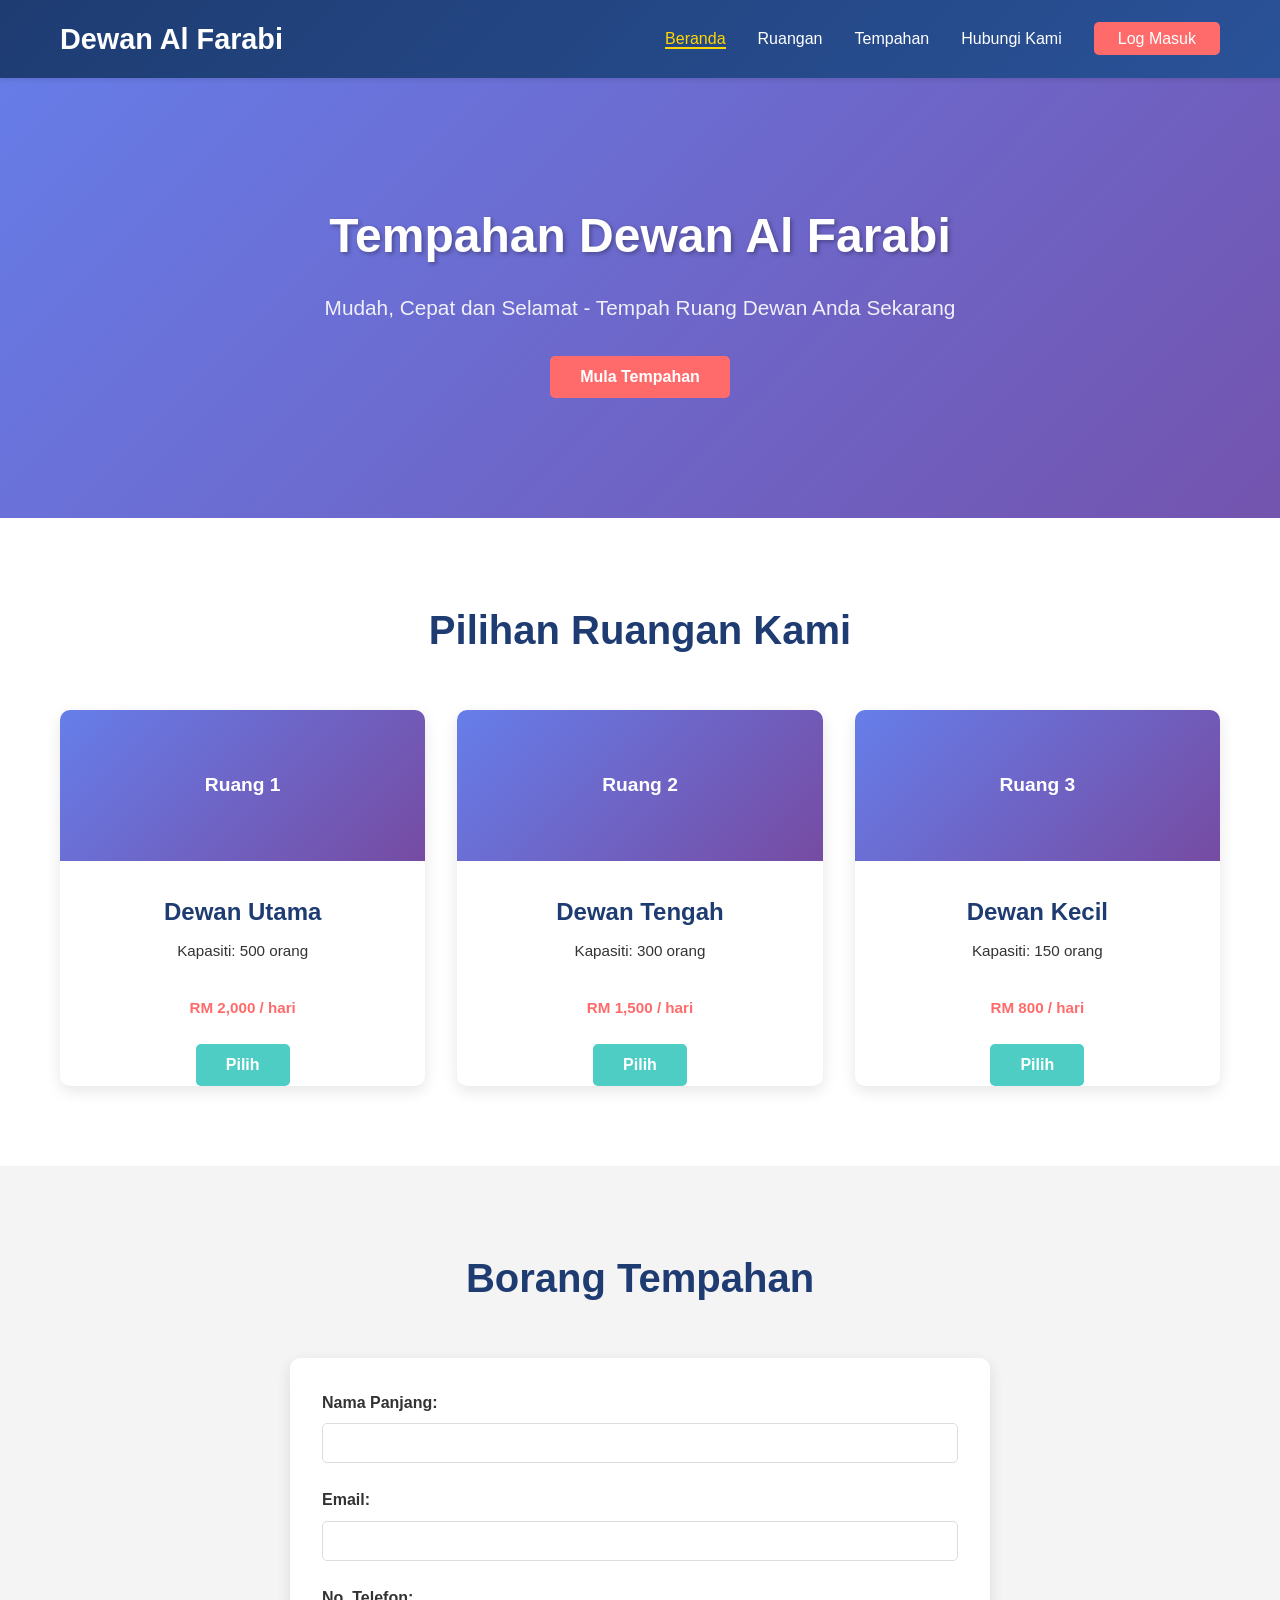
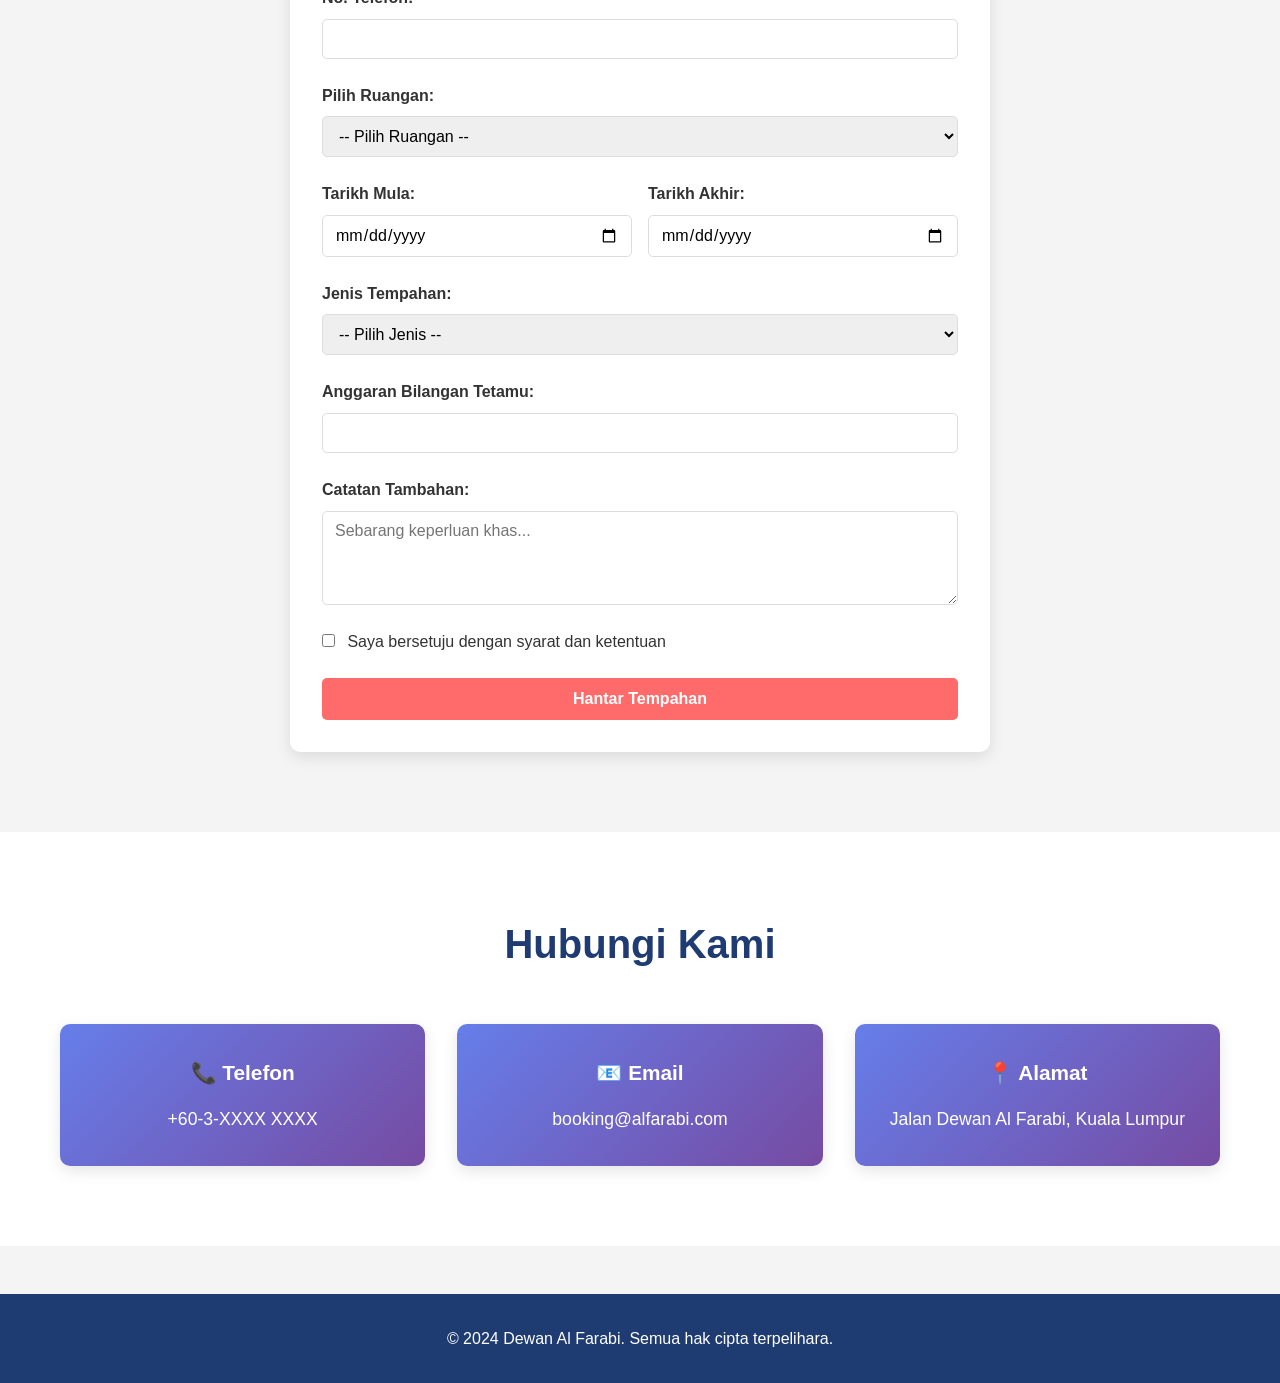
<file: index.html>
<!DOCTYPE html>
<html lang="ms">
<head>
    <meta charset="UTF-8">
    <meta name="viewport" content="width=device-width, initial-scale=1.0">
    <title>Sistem Tempahan Dewan Al Farabi</title>
    <link rel="stylesheet" href="styles.css">
</head>
<body>
    <!-- Navbar -->
    <nav class="navbar">
        <div class="container">
            <div class="logo">
                <h1>Dewan Al Farabi</h1>
            </div>
            <ul class="nav-menu">
                <li><a href="#home" class="active">Beranda</a></li>
                <li><a href="#ruangan">Ruangan</a></li>
                <li><a href="#booking">Tempahan</a></li>
                <li><a href="#hubungi">Hubungi Kami</a></li>
                <li><a href="#login" class="btn-login">Log Masuk</a></li>
            </ul>
        </div>
    </nav>

    <!-- Hero Section -->
    <section id="home" class="hero">
        <div class="hero-content">
            <h2>Tempahan Dewan Al Farabi</h2>
            <p>Mudah, Cepat dan Selamat - Tempah Ruang Dewan Anda Sekarang</p>
            <button class="btn btn-primary" onclick="scrollToBooking()">Mula Tempahan</button>
        </div>
    </section>

    <!-- Ruangan Section -->
    <section id="ruangan" class="ruangan">
        <div class="container">
            <h2>Pilihan Ruangan Kami</h2>
            <div class="ruangan-grid">
                <div class="ruangan-card">
                    <div class="ruangan-image">Ruang 1</div>
                    <h3>Dewan Utama</h3>
                    <p>Kapasiti: 500 orang</p>
                    <p class="harga">RM 2,000 / hari</p>
                    <button class="btn btn-secondary" onclick="pilihRuangan('Dewan Utama')">Pilih</button>
                </div>
                <div class="ruangan-card">
                    <div class="ruangan-image">Ruang 2</div>
                    <h3>Dewan Tengah</h3>
                    <p>Kapasiti: 300 orang</p>
                    <p class="harga">RM 1,500 / hari</p>
                    <button class="btn btn-secondary" onclick="pilihRuangan('Dewan Tengah')">Pilih</button>
                </div>
                <div class="ruangan-card">
                    <div class="ruangan-image">Ruang 3</div>
                    <h3>Dewan Kecil</h3>
                    <p>Kapasiti: 150 orang</p>
                    <p class="harga">RM 800 / hari</p>
                    <button class="btn btn-secondary" onclick="pilihRuangan('Dewan Kecil')">Pilih</button>
                </div>
            </div>
        </div>
    </section>

    <!-- Booking Section -->
    <section id="booking" class="booking">
        <div class="container">
            <h2>Borang Tempahan</h2>
            <div class="booking-form-container">
                <form id="bookingForm" class="booking-form">
                    <div class="form-group">
                        <label for="nama">Nama Panjang:</label>
                        <input type="text" id="nama" required>
                    </div>

                    <div class="form-group">
                        <label for="email">Email:</label>
                        <input type="email" id="email" required>
                    </div>

                    <div class="form-group">
                        <label for="telefon">No. Telefon:</label>
                        <input type="tel" id="telefon" required>
                    </div>

                    <div class="form-group">
                        <label for="ruangan">Pilih Ruangan:</label>
                        <select id="ruangan" required>
                            <option value="">-- Pilih Ruangan --</option>
                            <option value="Dewan Utama">Dewan Utama (RM 2,000)</option>
                            <option value="Dewan Tengah">Dewan Tengah (RM 1,500)</option>
                            <option value="Dewan Kecil">Dewan Kecil (RM 800)</option>
                        </select>
                    </div>

                    <div class="form-row">
                        <div class="form-group">
                            <label for="tarihMula">Tarikh Mula:</label>
                            <input type="date" id="tarihMula" required>
                        </div>
                        <div class="form-group">
                            <label for="tarihAkhir">Tarikh Akhir:</label>
                            <input type="date" id="tarihAkhir" required>
                        </div>
                    </div>

                    <div class="form-group">
                        <label for="jenisTempahan">Jenis Tempahan:</label>
                        <select id="jenisTempahan" required>
                            <option value="">-- Pilih Jenis --</option>
                            <option value="Majlis Perkahwinan">Majlis Perkahwinan</option>
                            <option value="Majlis Kenduri">Majlis Kenduri</option>
                            <option value="Seminar">Seminar</option>
                            <option value="Konvensyen">Konvensyen</option>
                            <option value="Persidangan">Persidangan</option>
                            <option value="Lain-lain">Lain-lain</option>
                        </select>
                    </div>

                    <div class="form-group">
                        <label for="jumlahOrang">Anggaran Bilangan Tetamu:</label>
                        <input type="number" id="jumlahOrang" min="1" required>
                    </div>

                    <div class="form-group">
                        <label for="catatan">Catatan Tambahan:</label>
                        <textarea id="catatan" rows="4" placeholder="Sebarang keperluan khas..."></textarea>
                    </div>

                    <div class="form-group">
                        <label>
                            <input type="checkbox" id="setuju" required>
                            Saya bersetuju dengan syarat dan ketentuan
                        </label>
                    </div>

                    <button type="submit" class="btn btn-primary btn-block">Hantar Tempahan</button>
                </form>

                <div id="successMessage" class="success-message" style="display: none;">
                    <h3>✓ Tempahan Berjaya!</h3>
                    <p>Terima kasih atas tempahan Anda. Kami akan menghubungi Anda dalam masa 24 jam untuk mengesahkan tempahan.</p>
                    <button class="btn btn-secondary" onclick="resetForm()">Tempah Lagi</button>
                </div>
            </div>
        </div>
    </section>

    <!-- Hubungi Kami Section -->
    <section id="hubungi" class="hubungi">
        <div class="container">
            <h2>Hubungi Kami</h2>
            <div class="contact-info">
                <div class="contact-card">
                    <h4>📞 Telefon</h4>
                    <p>+60-3-XXXX XXXX</p>
                </div>
                <div class="contact-card">
                    <h4>📧 Email</h4>
                    <p>booking@alfarabi.com</p>
                </div>
                <div class="contact-card">
                    <h4>📍 Alamat</h4>
                    <p>Jalan Dewan Al Farabi, Kuala Lumpur</p>
                </div>
            </div>
        </div>
    </section>

    <!-- Footer -->
    <footer class="footer">
        <div class="container">
            <p>&copy; 2024 Dewan Al Farabi. Semua hak cipta terpelihara.</p>
        </div>
    </footer>

    <!-- Login Modal -->
    <div id="loginModal" class="modal" style="display: none;">
        <div class="modal-content">
            <span class="close" onclick="tutupLogin()">&times;</span>
            <h2>Log Masuk Admin</h2>
            <form id="loginForm">
                <div class="form-group">
                    <label for="adminUser">Nama Pengguna:</label>
                    <input type="text" id="adminUser" required>
                </div>
                <div class="form-group">
                    <label for="adminPass">Kata Laluan:</label>
                    <input type="password" id="adminPass" required>
                </div>
                <button type="submit" class="btn btn-primary btn-block">Log Masuk</button>
            </form>
        </div>
    </div>

    <script src="script.js"></script>
</body>
</html>
</file>
<file: styles.css>
/* Global Styles */
* {
    margin: 0;
    padding: 0;
    box-sizing: border-box;
}

body {
    font-family: 'Segoe UI', Tahoma, Geneva, Verdana, sans-serif;
    line-height: 1.6;
    color: #333;
    background-color: #f4f4f4;
}

.container {
    max-width: 1200px;
    margin: 0 auto;
    padding: 0 20px;
}

/* Navbar */
.navbar {
    background: linear-gradient(135deg, #1e3c72 0%, #2a5298 100%);
    color: white;
    padding: 1rem 0;
    position: sticky;
    top: 0;
    z-index: 100;
    box-shadow: 0 2px 5px rgba(0, 0, 0, 0.1);
}

.navbar .container {
    display: flex;
    justify-content: space-between;
    align-items: center;
}

.logo h1 {
    font-size: 1.8rem;
    font-weight: bold;
}

.nav-menu {
    display: flex;
    list-style: none;
    gap: 2rem;
    align-items: center;
}

.nav-menu a {
    color: white;
    text-decoration: none;
    transition: color 0.3s ease;
    font-weight: 500;
}

.nav-menu a:hover,
.nav-menu a.active {
    color: #ffd700;
    border-bottom: 2px solid #ffd700;
}

.btn-login {
    background-color: #ff6b6b;
    padding: 0.5rem 1.5rem;
    border-radius: 5px;
    cursor: pointer;
}

.btn-login:hover {
    background-color: #ee5a52;
    color: white;
    border-bottom: none;
}

/* Hero Section */
.hero {
    background: linear-gradient(135deg, #667eea 0%, #764ba2 100%);
    color: white;
    padding: 120px 20px;
    text-align: center;
    background-attachment: fixed;
}

.hero-content h2 {
    font-size: 3rem;
    margin-bottom: 1rem;
    text-shadow: 2px 2px 4px rgba(0, 0, 0, 0.3);
}

.hero-content p {
    font-size: 1.3rem;
    margin-bottom: 2rem;
    opacity: 0.9;
}

/* Buttons */
.btn {
    padding: 12px 30px;
    border: none;
    border-radius: 5px;
    cursor: pointer;
    font-size: 1rem;
    font-weight: 600;
    transition: all 0.3s ease;
    text-decoration: none;
    display: inline-block;
}

.btn-primary {
    background-color: #ff6b6b;
    color: white;
}

.btn-primary:hover {
    background-color: #ee5a52;
    transform: translateY(-2px);
    box-shadow: 0 5px 15px rgba(255, 107, 107, 0.4);
}

.btn-secondary {
    background-color: #4ecdc4;
    color: white;
}

.btn-secondary:hover {
    background-color: #45b7aa;
    transform: translateY(-2px);
    box-shadow: 0 5px 15px rgba(78, 205, 196, 0.4);
}

.btn-block {
    width: 100%;
}

/* Ruangan Section */
.ruangan {
    padding: 80px 0;
    background-color: #fff;
}

.ruangan h2 {
    text-align: center;
    font-size: 2.5rem;
    margin-bottom: 3rem;
    color: #1e3c72;
}

.ruangan-grid {
    display: grid;
    grid-template-columns: repeat(auto-fit, minmax(300px, 1fr));
    gap: 2rem;
}

.ruangan-card {
    background: white;
    border-radius: 10px;
    overflow: hidden;
    box-shadow: 0 5px 15px rgba(0, 0, 0, 0.1);
    transition: transform 0.3s ease, box-shadow 0.3s ease;
    text-align: center;
}

.ruangan-card:hover {
    transform: translateY(-5px);
    box-shadow: 0 10px 25px rgba(0, 0, 0, 0.15);
}

.ruangan-image {
    background: linear-gradient(135deg, #667eea 0%, #764ba2 100%);
    color: white;
    padding: 60px 20px;
    font-size: 1.2rem;
    font-weight: bold;
}

.ruangan-card h3 {
    font-size: 1.5rem;
    color: #1e3c72;
    padding: 1rem 0 0 0;
    margin-top: 1rem;
}

.ruangan-card p {
    padding: 0.5rem 1rem;
    font-size: 0.95rem;
}

.harga {
    font-size: 1.3rem;
    font-weight: bold;
    color: #ff6b6b;
    margin: 1rem 0;
}

/* Booking Section */
.booking {
    padding: 80px 0;
    background-color: #f4f4f4;
}

.booking h2 {
    text-align: center;
    font-size: 2.5rem;
    margin-bottom: 3rem;
    color: #1e3c72;
}

.booking-form-container {
    background: white;
    border-radius: 10px;
    padding: 2rem;
    box-shadow: 0 5px 15px rgba(0, 0, 0, 0.1);
    max-width: 700px;
    margin: 0 auto;
}

.booking-form {
    display: flex;
    flex-direction: column;
    gap: 1.5rem;
}

.form-row {
    display: grid;
    grid-template-columns: 1fr 1fr;
    gap: 1rem;
}

.form-group {
    display: flex;
    flex-direction: column;
}

.form-group label {
    font-weight: 600;
    margin-bottom: 0.5rem;
    color: #333;
}

.form-group input,
.form-group select,
.form-group textarea {
    padding: 10px 12px;
    border: 1px solid #ddd;
    border-radius: 5px;
    font-size: 1rem;
    font-family: inherit;
    transition: border-color 0.3s ease;
}

.form-group input:focus,
.form-group select:focus,
.form-group textarea:focus {
    outline: none;
    border-color: #667eea;
    box-shadow: 0 0 5px rgba(102, 126, 234, 0.1);
}

.form-group input[type="checkbox"] {
    width: auto;
    margin-right: 0.5rem;
}

.form-group label:has(input[type="checkbox"]) {
    flex-direction: row;
    align-items: center;
    font-weight: normal;
    margin-bottom: 0;
}

/* Success Message */
.success-message {
    background-color: #d4edda;
    border: 1px solid #c3e6cb;
    color: #155724;
    padding: 2rem;
    border-radius: 5px;
    text-align: center;
}

.success-message h3 {
    font-size: 1.5rem;
    margin-bottom: 1rem;
}

.success-message p {
    margin-bottom: 1.5rem;
}

/* Hubungi Kami Section */
.hubungi {
    padding: 80px 0;
    background-color: #fff;
}

.hubungi h2 {
    text-align: center;
    font-size: 2.5rem;
    margin-bottom: 3rem;
    color: #1e3c72;
}

.contact-info {
    display: grid;
    grid-template-columns: repeat(auto-fit, minmax(250px, 1fr));
    gap: 2rem;
}

.contact-card {
    background: linear-gradient(135deg, #667eea 0%, #764ba2 100%);
    color: white;
    padding: 2rem;
    border-radius: 10px;
    text-align: center;
    box-shadow: 0 5px 15px rgba(0, 0, 0, 0.1);
    transition: transform 0.3s ease;
}

.contact-card:hover {
    transform: translateY(-5px);
}

.contact-card h4 {
    font-size: 1.3rem;
    margin-bottom: 1rem;
}

.contact-card p {
    font-size: 1.1rem;
}

/* Footer */
.footer {
    background-color: #1e3c72;
    color: white;
    text-align: center;
    padding: 2rem 0;
    margin-top: 3rem;
}

/* Modal */
.modal {
    position: fixed;
    z-index: 1000;
    left: 0;
    top: 0;
    width: 100%;
    height: 100%;
    background-color: rgba(0, 0, 0, 0.4);
    display: flex;
    align-items: center;
    justify-content: center;
}

.modal-content {
    background-color: white;
    padding: 2rem;
    border-radius: 10px;
    width: 90%;
    max-width: 400px;
    box-shadow: 0 5px 25px rgba(0, 0, 0, 0.3);
}

.modal-content h2 {
    color: #1e3c72;
    margin-bottom: 1.5rem;
    text-align: center;
}

.close {
    color: #aaa;
    float: right;
    font-size: 28px;
    font-weight: bold;
    cursor: pointer;
    transition: color 0.3s ease;
}

.close:hover,
.close:focus {
    color: #000;
}

/* Responsive Design */
@media (max-width: 768px) {
    .nav-menu {
        flex-direction: column;
        gap: 1rem;
        align-items: center;
    }

    .hero-content h2 {
        font-size: 2rem;
    }

    .hero-content p {
        font-size: 1rem;
    }

    .form-row {
        grid-template-columns: 1fr;
    }

    .ruangan h2,
    .booking h2,
    .hubungi h2 {
        font-size: 2rem;
    }

    .logo h1 {
        font-size: 1.3rem;
    }

    .modal-content {
        width: 95%;
    }
}

/* Animations */
@keyframes slideIn {
    from {
        opacity: 0;
        transform: translateY(20px);
    }
    to {
        opacity: 1;
        transform: translateY(0);
    }
}

section {
    animation: slideIn 0.5s ease-in;
}
</file>
